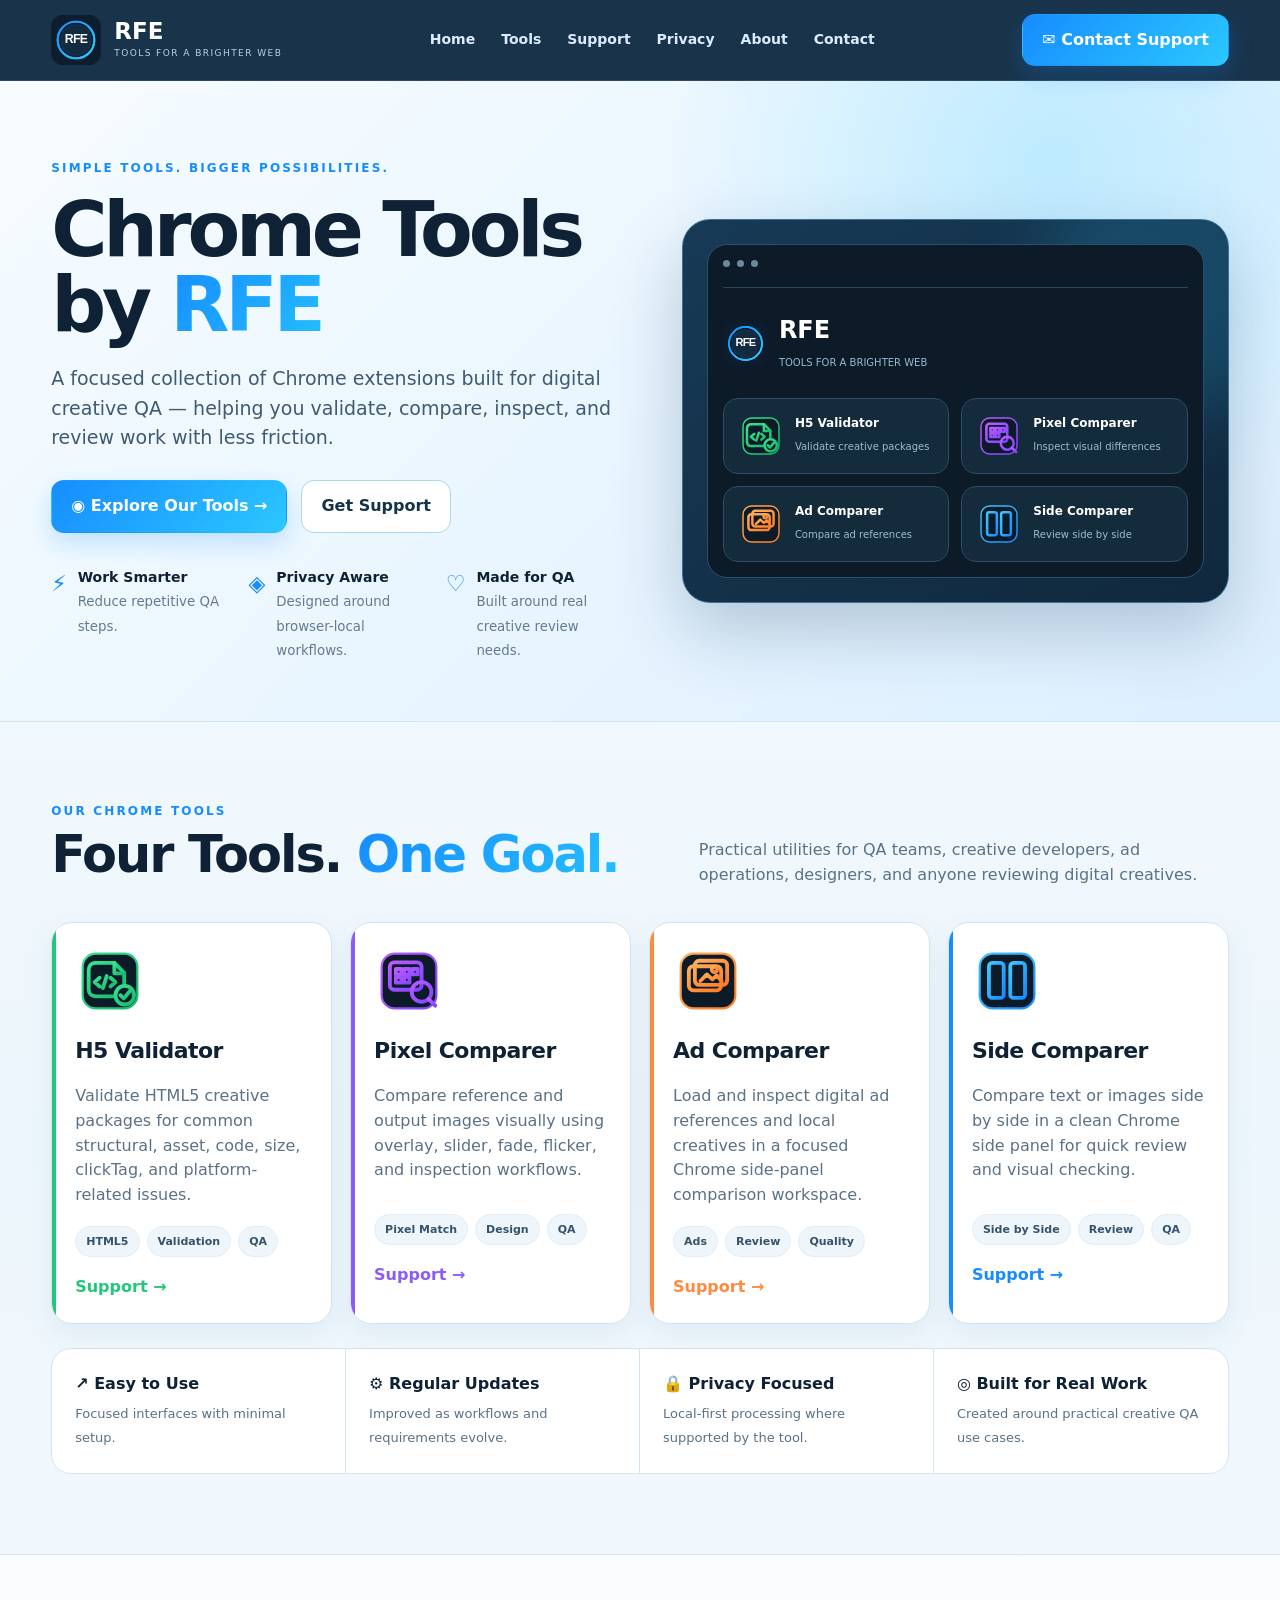
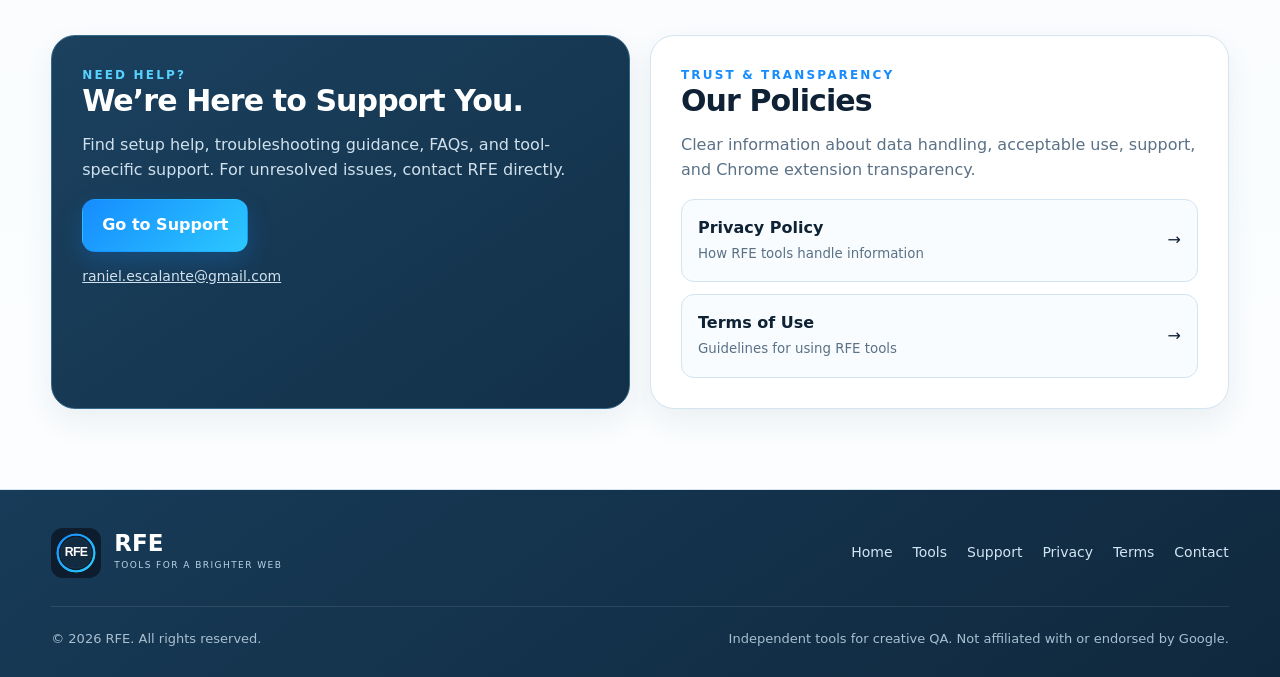
<file: index.html>
<!doctype html>
<html lang="en">
<head>
<meta charset="utf-8">
<meta name="viewport" content="width=device-width,initial-scale=1">
<meta name="description" content="RFE Chrome tools for creative QA: H5 Validator, Pixel Comparer, Ad Comparer, and Side Comparer.">
<meta name="theme-color" content="#102b43">
<title>RFE | Chrome Tools for Creative QA</title>
<link rel="icon" href="rfe-logo.svg" type="image/svg+xml">
<link rel="stylesheet" href="styles.css">
</head>
<body>

<header class="site-header">
  <div class="container nav">
    <a class="brand" href="index.html">
      <img class="brand-logo" src="rfe-logo.svg" alt="RFE logo">
      <span class="brand-copy"><strong>RFE</strong><small>TOOLS FOR A BRIGHTER WEB</small></span>
    </a>
    <nav class="nav-links" aria-label="Main navigation">
      <a href="index.html">Home</a>
      <a href="index.html#tools">Tools</a>
      <a href="support.html">Support</a>
      <a href="privacy.html">Privacy</a>
      <a href="index.html#about">About</a>
      <a href="mailto:raniel.escalante@gmail.com">Contact</a>
    </nav>
    <a class="btn btn-primary" href="mailto:raniel.escalante@gmail.com">✉ Contact Support</a>
    <button class="mobile-toggle" aria-label="Open navigation">☰</button>
  </div>
</header>


<main>
<section class="hero">
  <div class="container hero-grid">
    <div>
      <div class="kicker">Simple tools. Bigger possibilities.</div>
      <h1>Chrome Tools<br>by <span class="gradient-text">RFE</span></h1>
      <p class="hero-copy">A focused collection of Chrome extensions built for digital creative QA — helping you validate, compare, inspect, and review work with less friction.</p>
      <div class="hero-actions">
        <a class="btn btn-primary" href="#tools">◉ Explore Our Tools →</a>
        <a class="btn btn-secondary" href="support.html">Get Support</a>
      </div>
      <div class="trust-row">
        <div class="trust"><span class="trust-icon">⚡</span><div><b>Work Smarter</b><small>Reduce repetitive QA steps.</small></div></div>
        <div class="trust"><span class="trust-icon">◈</span><div><b>Privacy Aware</b><small>Designed around browser-local workflows.</small></div></div>
        <div class="trust"><span class="trust-icon">♡</span><div><b>Made for QA</b><small>Built around real creative review needs.</small></div></div>
      </div>
    </div>
    <div class="browser-card">
      <div class="browser">
        <div class="browser-bar"><span class="dot"></span><span class="dot"></span><span class="dot"></span></div>
        <div class="browser-brand"><img src="rfe-logo.svg" alt=""><div><b>RFE</b><br><small>TOOLS FOR A BRIGHTER WEB</small></div></div>
        <div class="mini-grid">
          <div class="mini-tool"><img src="h5-validator.svg" alt=""><div><b>H5 Validator</b><small>Validate creative packages</small></div></div>
          <div class="mini-tool"><img src="pixel-comparer.svg" alt=""><div><b>Pixel Comparer</b><small>Inspect visual differences</small></div></div>
          <div class="mini-tool"><img src="ad-comparer.svg" alt=""><div><b>Ad Comparer</b><small>Compare ad references</small></div></div>
          <div class="mini-tool"><img src="side-comparer.svg" alt=""><div><b>Side Comparer</b><small>Review side by side</small></div></div>
        </div>
      </div>
    </div>
  </div>
</section>

<section class="section" id="tools">
  <div class="container">
    <div class="section-head">
      <div><div class="kicker">Our Chrome tools</div><h2>Four Tools. <span class="gradient-text">One Goal.</span></h2></div>
      <p>Practical utilities for QA teams, creative developers, ad operations, designers, and anyone reviewing digital creatives.</p>
    </div>
    <div class="tool-grid">
      <article class="tool-card" style="--accent:#21c77a"><img src="h5-validator.svg" alt="H5 Validator icon"><h3>H5 Validator</h3><p>Validate HTML5 creative packages for common structural, asset, code, size, clickTag, and platform-related issues.</p><div class="tags"><span class="tag">HTML5</span><span class="tag">Validation</span><span class="tag">QA</span></div><a class="text-link" href="support.html#h5-validator">Support →</a></article>
      <article class="tool-card" style="--accent:#8b5cf6"><img src="pixel-comparer.svg" alt="Pixel Comparer icon"><h3>Pixel Comparer</h3><p>Compare reference and output images visually using overlay, slider, fade, flicker, and inspection workflows.</p><div class="tags"><span class="tag">Pixel Match</span><span class="tag">Design</span><span class="tag">QA</span></div><a class="text-link" href="support.html#pixel-comparer">Support →</a></article>
      <article class="tool-card" style="--accent:#ff8a3d"><img src="ad-comparer.svg" alt="Ad Comparer icon"><h3>Ad Comparer</h3><p>Load and inspect digital ad references and local creatives in a focused Chrome side-panel comparison workspace.</p><div class="tags"><span class="tag">Ads</span><span class="tag">Review</span><span class="tag">Quality</span></div><a class="text-link" href="support.html#ad-comparer">Support →</a></article>
      <article class="tool-card" style="--accent:#168cff"><img src="side-comparer.svg" alt="Side Comparer icon"><h3>Side Comparer</h3><p>Compare text or images side by side in a clean Chrome side panel for quick review and visual checking.</p><div class="tags"><span class="tag">Side by Side</span><span class="tag">Review</span><span class="tag">QA</span></div><a class="text-link" href="support.html#side-comparer">Support →</a></article>
    </div>
    <div class="features">
      <div class="feature"><b>↗ Easy to Use</b><span>Focused interfaces with minimal setup.</span></div>
      <div class="feature"><b>⚙ Regular Updates</b><span>Improved as workflows and requirements evolve.</span></div>
      <div class="feature"><b>🔒 Privacy Focused</b><span>Local-first processing where supported by the tool.</span></div>
      <div class="feature"><b>◎ Built for Real Work</b><span>Created around practical creative QA use cases.</span></div>
    </div>
  </div>
</section>

<section class="section alt" id="about">
  <div class="container support-grid">
    <div class="panel dark">
      <div class="kicker" style="color:#56d2ff">Need help?</div>
      <h3>We’re Here to Support You.</h3>
      <p>Find setup help, troubleshooting guidance, FAQs, and tool-specific support. For unresolved issues, contact RFE directly.</p>
      <a class="btn btn-primary" href="support.html">Go to Support</a>
      <p style="margin-bottom:0;font-size:14px"><a href="mailto:raniel.escalante@gmail.com">raniel.escalante@gmail.com</a></p>
    </div>
    <div class="panel">
      <div class="kicker">Trust & transparency</div><h3>Our Policies</h3>
      <p class="muted">Clear information about data handling, acceptable use, support, and Chrome extension transparency.</p>
      <a class="policy-link" href="privacy.html"><span><b>Privacy Policy</b><small>How RFE tools handle information</small></span><span>→</span></a>
      <a class="policy-link" href="terms.html"><span><b>Terms of Use</b><small>Guidelines for using RFE tools</small></span><span>→</span></a>
    </div>
  </div>
</section>
</main>


<footer class="site-footer">
  <div class="container">
    <div class="footer-top">
      <a class="brand" href="index.html">
        <img class="brand-logo" src="rfe-logo.svg" alt="RFE logo">
        <span class="brand-copy"><strong>RFE</strong><small>TOOLS FOR A BRIGHTER WEB</small></span>
      </a>
      <div class="footer-links">
        <a href="index.html">Home</a><a href="index.html#tools">Tools</a>
        <a href="support.html">Support</a><a href="privacy.html">Privacy</a>
        <a href="terms.html">Terms</a><a href="mailto:raniel.escalante@gmail.com">Contact</a>
      </div>
    </div>
    <div class="footer-bottom">
      <span>© <span data-year></span> RFE. All rights reserved.</span>
      <span>Independent tools for creative QA. Not affiliated with or endorsed by Google.</span>
    </div>
  </div>
</footer>
<script src="script.js"></script>

</body>
</html>
</file>
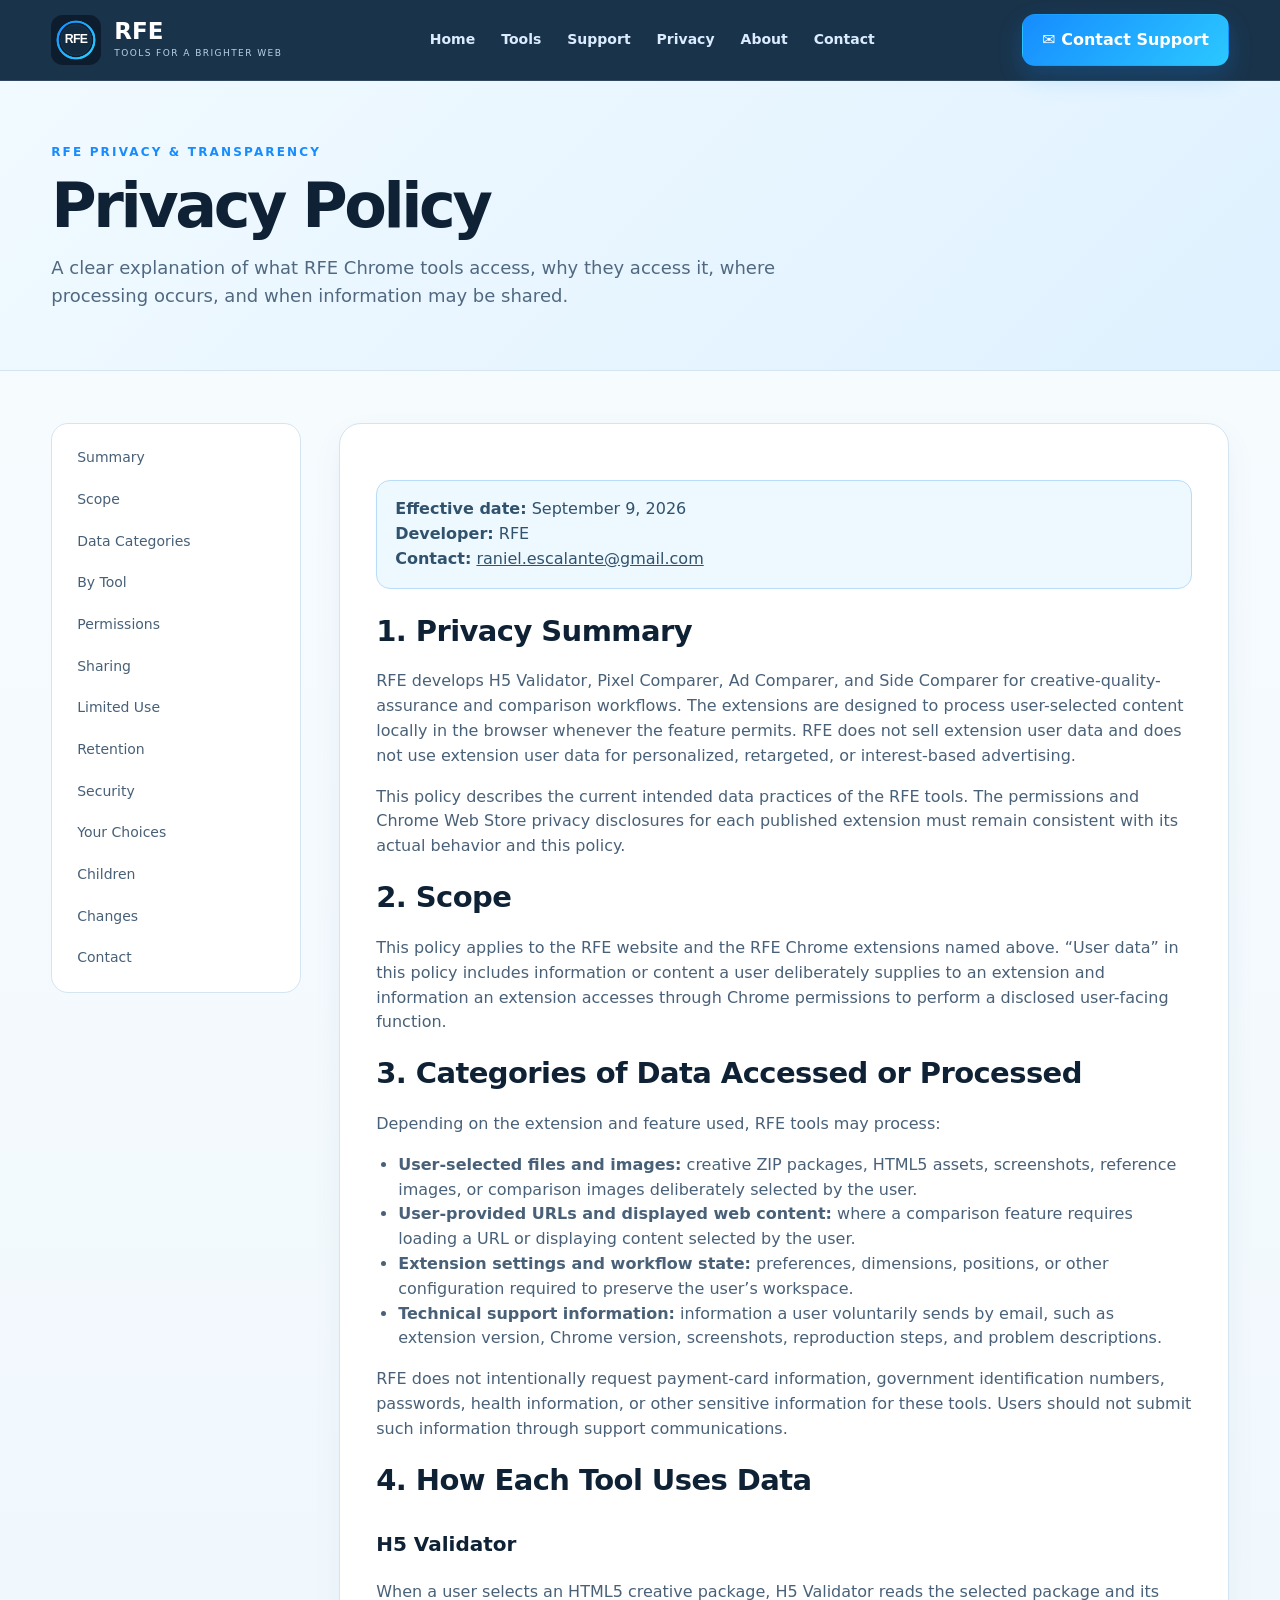
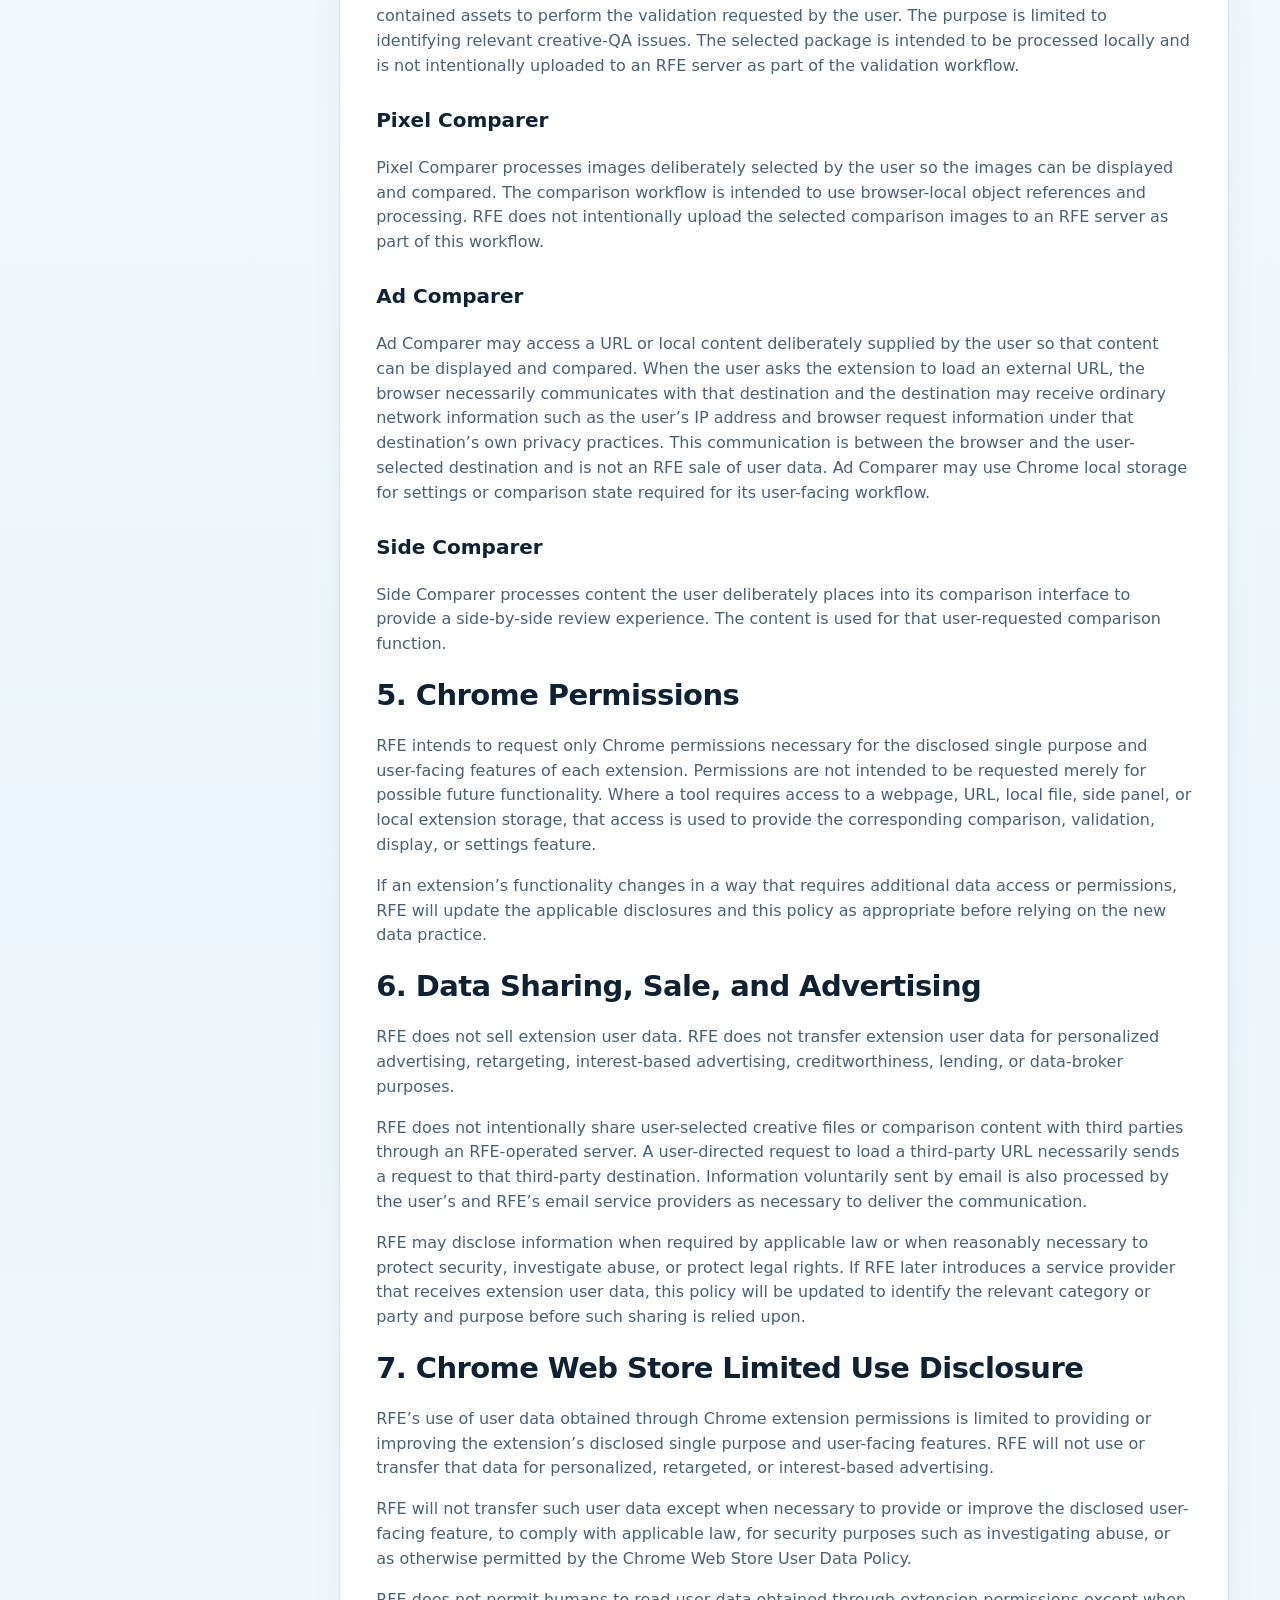
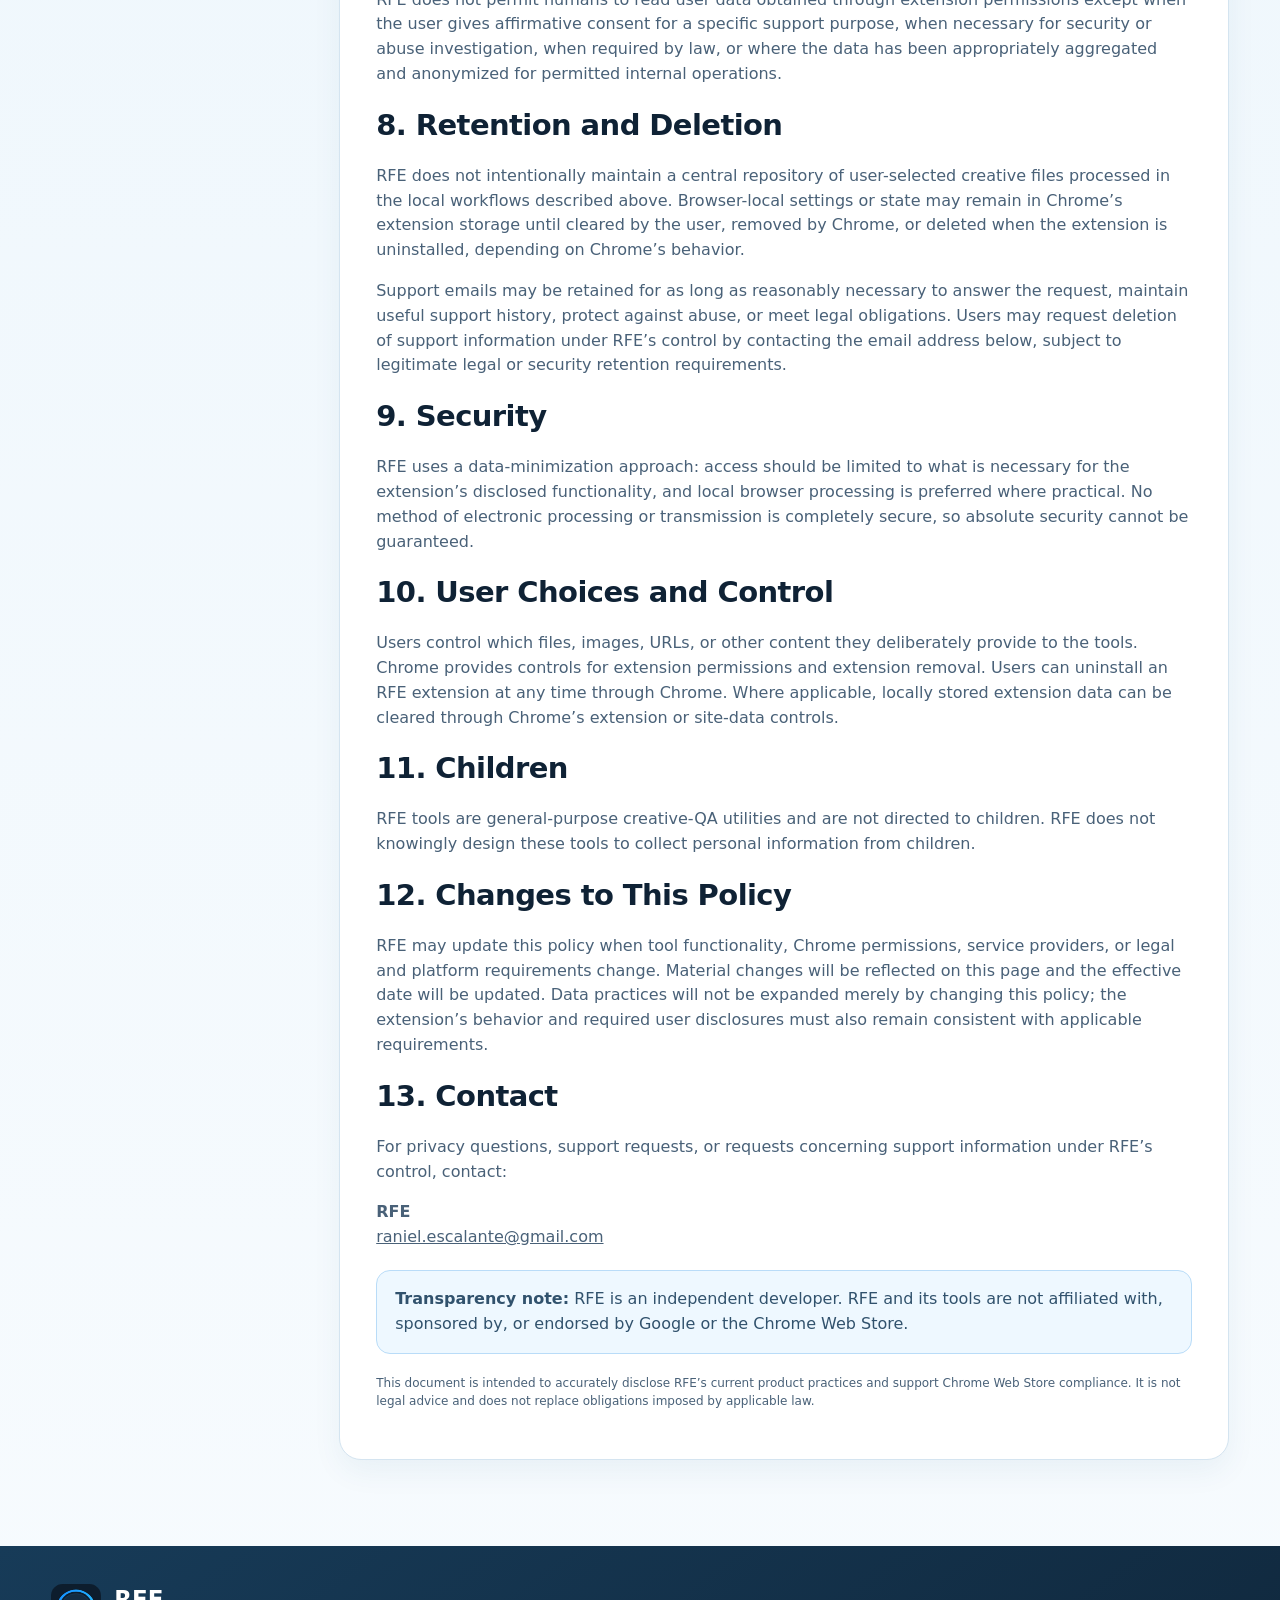
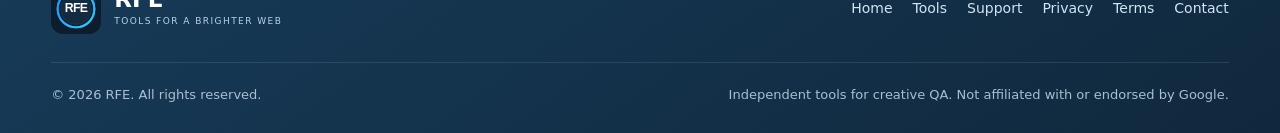
<file: privacy.html>
<!doctype html>
<html lang="en">
<head>
<meta charset="utf-8">
<meta name="viewport" content="width=device-width,initial-scale=1">
<meta name="description" content="Privacy policy for RFE Chrome tools.">
<meta name="theme-color" content="#102b43">
<title>Privacy Policy | RFE Chrome Tools</title>
<link rel="icon" href="rfe-logo.svg" type="image/svg+xml">
<link rel="stylesheet" href="styles.css">
</head>
<body>

<header class="site-header">
  <div class="container nav">
    <a class="brand" href="index.html">
      <img class="brand-logo" src="rfe-logo.svg" alt="RFE logo">
      <span class="brand-copy"><strong>RFE</strong><small>TOOLS FOR A BRIGHTER WEB</small></span>
    </a>
    <nav class="nav-links" aria-label="Main navigation">
      <a href="index.html">Home</a>
      <a href="index.html#tools">Tools</a>
      <a href="support.html">Support</a>
      <a href="privacy.html">Privacy</a>
      <a href="index.html#about">About</a>
      <a href="mailto:raniel.escalante@gmail.com">Contact</a>
    </nav>
    <a class="btn btn-primary" href="mailto:raniel.escalante@gmail.com">✉ Contact Support</a>
    <button class="mobile-toggle" aria-label="Open navigation">☰</button>
  </div>
</header>


<main>
<section class="page-hero"><div class="container"><div class="kicker">RFE Privacy & Transparency</div><h1>Privacy Policy</h1><p>A clear explanation of what RFE Chrome tools access, why they access it, where processing occurs, and when information may be shared.</p></div></section>
<div class="container content-wrap">
<aside class="side-nav">
<a href="#summary">Summary</a><a href="#scope">Scope</a><a href="#categories">Data Categories</a>
<a href="#tools">By Tool</a><a href="#permissions">Permissions</a><a href="#sharing">Sharing</a>
<a href="#limited-use">Limited Use</a><a href="#retention">Retention</a><a href="#security">Security</a>
<a href="#choices">Your Choices</a><a href="#children">Children</a><a href="#changes">Changes</a><a href="#contact">Contact</a>
</aside>
<article class="prose">
<div class="notice"><strong>Effective date:</strong> September 9, 2026<br><strong>Developer:</strong> RFE<br><strong>Contact:</strong> <a href="mailto:raniel.escalante@gmail.com">raniel.escalante@gmail.com</a></div>

<section id="summary"><h2>1. Privacy Summary</h2>
<p>RFE develops H5 Validator, Pixel Comparer, Ad Comparer, and Side Comparer for creative-quality-assurance and comparison workflows. The extensions are designed to process user-selected content locally in the browser whenever the feature permits. RFE does not sell extension user data and does not use extension user data for personalized, retargeted, or interest-based advertising.</p>
<p>This policy describes the current intended data practices of the RFE tools. The permissions and Chrome Web Store privacy disclosures for each published extension must remain consistent with its actual behavior and this policy.</p></section>

<section id="scope"><h2>2. Scope</h2>
<p>This policy applies to the RFE website and the RFE Chrome extensions named above. “User data” in this policy includes information or content a user deliberately supplies to an extension and information an extension accesses through Chrome permissions to perform a disclosed user-facing function.</p></section>

<section id="categories"><h2>3. Categories of Data Accessed or Processed</h2>
<p>Depending on the extension and feature used, RFE tools may process:</p>
<ul>
<li><strong>User-selected files and images:</strong> creative ZIP packages, HTML5 assets, screenshots, reference images, or comparison images deliberately selected by the user.</li>
<li><strong>User-provided URLs and displayed web content:</strong> where a comparison feature requires loading a URL or displaying content selected by the user.</li>
<li><strong>Extension settings and workflow state:</strong> preferences, dimensions, positions, or other configuration required to preserve the user’s workspace.</li>
<li><strong>Technical support information:</strong> information a user voluntarily sends by email, such as extension version, Chrome version, screenshots, reproduction steps, and problem descriptions.</li>
</ul>
<p>RFE does not intentionally request payment-card information, government identification numbers, passwords, health information, or other sensitive information for these tools. Users should not submit such information through support communications.</p></section>

<section id="tools"><h2>4. How Each Tool Uses Data</h2>
<h3>H5 Validator</h3><p>When a user selects an HTML5 creative package, H5 Validator reads the selected package and its contained assets to perform the validation requested by the user. The purpose is limited to identifying relevant creative-QA issues. The selected package is intended to be processed locally and is not intentionally uploaded to an RFE server as part of the validation workflow.</p>
<h3>Pixel Comparer</h3><p>Pixel Comparer processes images deliberately selected by the user so the images can be displayed and compared. The comparison workflow is intended to use browser-local object references and processing. RFE does not intentionally upload the selected comparison images to an RFE server as part of this workflow.</p>
<h3>Ad Comparer</h3><p>Ad Comparer may access a URL or local content deliberately supplied by the user so that content can be displayed and compared. When the user asks the extension to load an external URL, the browser necessarily communicates with that destination and the destination may receive ordinary network information such as the user’s IP address and browser request information under that destination’s own privacy practices. This communication is between the browser and the user-selected destination and is not an RFE sale of user data. Ad Comparer may use Chrome local storage for settings or comparison state required for its user-facing workflow.</p>
<h3>Side Comparer</h3><p>Side Comparer processes content the user deliberately places into its comparison interface to provide a side-by-side review experience. The content is used for that user-requested comparison function.</p></section>

<section id="permissions"><h2>5. Chrome Permissions</h2>
<p>RFE intends to request only Chrome permissions necessary for the disclosed single purpose and user-facing features of each extension. Permissions are not intended to be requested merely for possible future functionality. Where a tool requires access to a webpage, URL, local file, side panel, or local extension storage, that access is used to provide the corresponding comparison, validation, display, or settings feature.</p>
<p>If an extension’s functionality changes in a way that requires additional data access or permissions, RFE will update the applicable disclosures and this policy as appropriate before relying on the new data practice.</p></section>

<section id="sharing"><h2>6. Data Sharing, Sale, and Advertising</h2>
<p>RFE does not sell extension user data. RFE does not transfer extension user data for personalized advertising, retargeting, interest-based advertising, creditworthiness, lending, or data-broker purposes.</p>
<p>RFE does not intentionally share user-selected creative files or comparison content with third parties through an RFE-operated server. A user-directed request to load a third-party URL necessarily sends a request to that third-party destination. Information voluntarily sent by email is also processed by the user’s and RFE’s email service providers as necessary to deliver the communication.</p>
<p>RFE may disclose information when required by applicable law or when reasonably necessary to protect security, investigate abuse, or protect legal rights. If RFE later introduces a service provider that receives extension user data, this policy will be updated to identify the relevant category or party and purpose before such sharing is relied upon.</p></section>

<section id="limited-use"><h2>7. Chrome Web Store Limited Use Disclosure</h2>
<p>RFE’s use of user data obtained through Chrome extension permissions is limited to providing or improving the extension’s disclosed single purpose and user-facing features. RFE will not use or transfer that data for personalized, retargeted, or interest-based advertising.</p>
<p>RFE will not transfer such user data except when necessary to provide or improve the disclosed user-facing feature, to comply with applicable law, for security purposes such as investigating abuse, or as otherwise permitted by the Chrome Web Store User Data Policy.</p>
<p>RFE does not permit humans to read user data obtained through extension permissions except when the user gives affirmative consent for a specific support purpose, when necessary for security or abuse investigation, when required by law, or where the data has been appropriately aggregated and anonymized for permitted internal operations.</p></section>

<section id="retention"><h2>8. Retention and Deletion</h2>
<p>RFE does not intentionally maintain a central repository of user-selected creative files processed in the local workflows described above. Browser-local settings or state may remain in Chrome’s extension storage until cleared by the user, removed by Chrome, or deleted when the extension is uninstalled, depending on Chrome’s behavior.</p>
<p>Support emails may be retained for as long as reasonably necessary to answer the request, maintain useful support history, protect against abuse, or meet legal obligations. Users may request deletion of support information under RFE’s control by contacting the email address below, subject to legitimate legal or security retention requirements.</p></section>

<section id="security"><h2>9. Security</h2>
<p>RFE uses a data-minimization approach: access should be limited to what is necessary for the extension’s disclosed functionality, and local browser processing is preferred where practical. No method of electronic processing or transmission is completely secure, so absolute security cannot be guaranteed.</p></section>

<section id="choices"><h2>10. User Choices and Control</h2>
<p>Users control which files, images, URLs, or other content they deliberately provide to the tools. Chrome provides controls for extension permissions and extension removal. Users can uninstall an RFE extension at any time through Chrome. Where applicable, locally stored extension data can be cleared through Chrome’s extension or site-data controls.</p></section>

<section id="children"><h2>11. Children</h2>
<p>RFE tools are general-purpose creative-QA utilities and are not directed to children. RFE does not knowingly design these tools to collect personal information from children.</p></section>

<section id="changes"><h2>12. Changes to This Policy</h2>
<p>RFE may update this policy when tool functionality, Chrome permissions, service providers, or legal and platform requirements change. Material changes will be reflected on this page and the effective date will be updated. Data practices will not be expanded merely by changing this policy; the extension’s behavior and required user disclosures must also remain consistent with applicable requirements.</p></section>

<section id="contact"><h2>13. Contact</h2>
<p>For privacy questions, support requests, or requests concerning support information under RFE’s control, contact:</p>
<p><strong>RFE</strong><br><a href="mailto:raniel.escalante@gmail.com">raniel.escalante@gmail.com</a></p></section>

<div class="notice"><strong>Transparency note:</strong> RFE is an independent developer. RFE and its tools are not affiliated with, sponsored by, or endorsed by Google or the Chrome Web Store.</div>
<p class="disclaimer">This document is intended to accurately disclose RFE’s current product practices and support Chrome Web Store compliance. It is not legal advice and does not replace obligations imposed by applicable law.</p>
</article></div></main>


<footer class="site-footer">
  <div class="container">
    <div class="footer-top">
      <a class="brand" href="index.html">
        <img class="brand-logo" src="rfe-logo.svg" alt="RFE logo">
        <span class="brand-copy"><strong>RFE</strong><small>TOOLS FOR A BRIGHTER WEB</small></span>
      </a>
      <div class="footer-links">
        <a href="index.html">Home</a><a href="index.html#tools">Tools</a>
        <a href="support.html">Support</a><a href="privacy.html">Privacy</a>
        <a href="terms.html">Terms</a><a href="mailto:raniel.escalante@gmail.com">Contact</a>
      </div>
    </div>
    <div class="footer-bottom">
      <span>© <span data-year></span> RFE. All rights reserved.</span>
      <span>Independent tools for creative QA. Not affiliated with or endorsed by Google.</span>
    </div>
  </div>
</footer>
<script src="script.js"></script>

</body>
</html>
</file>
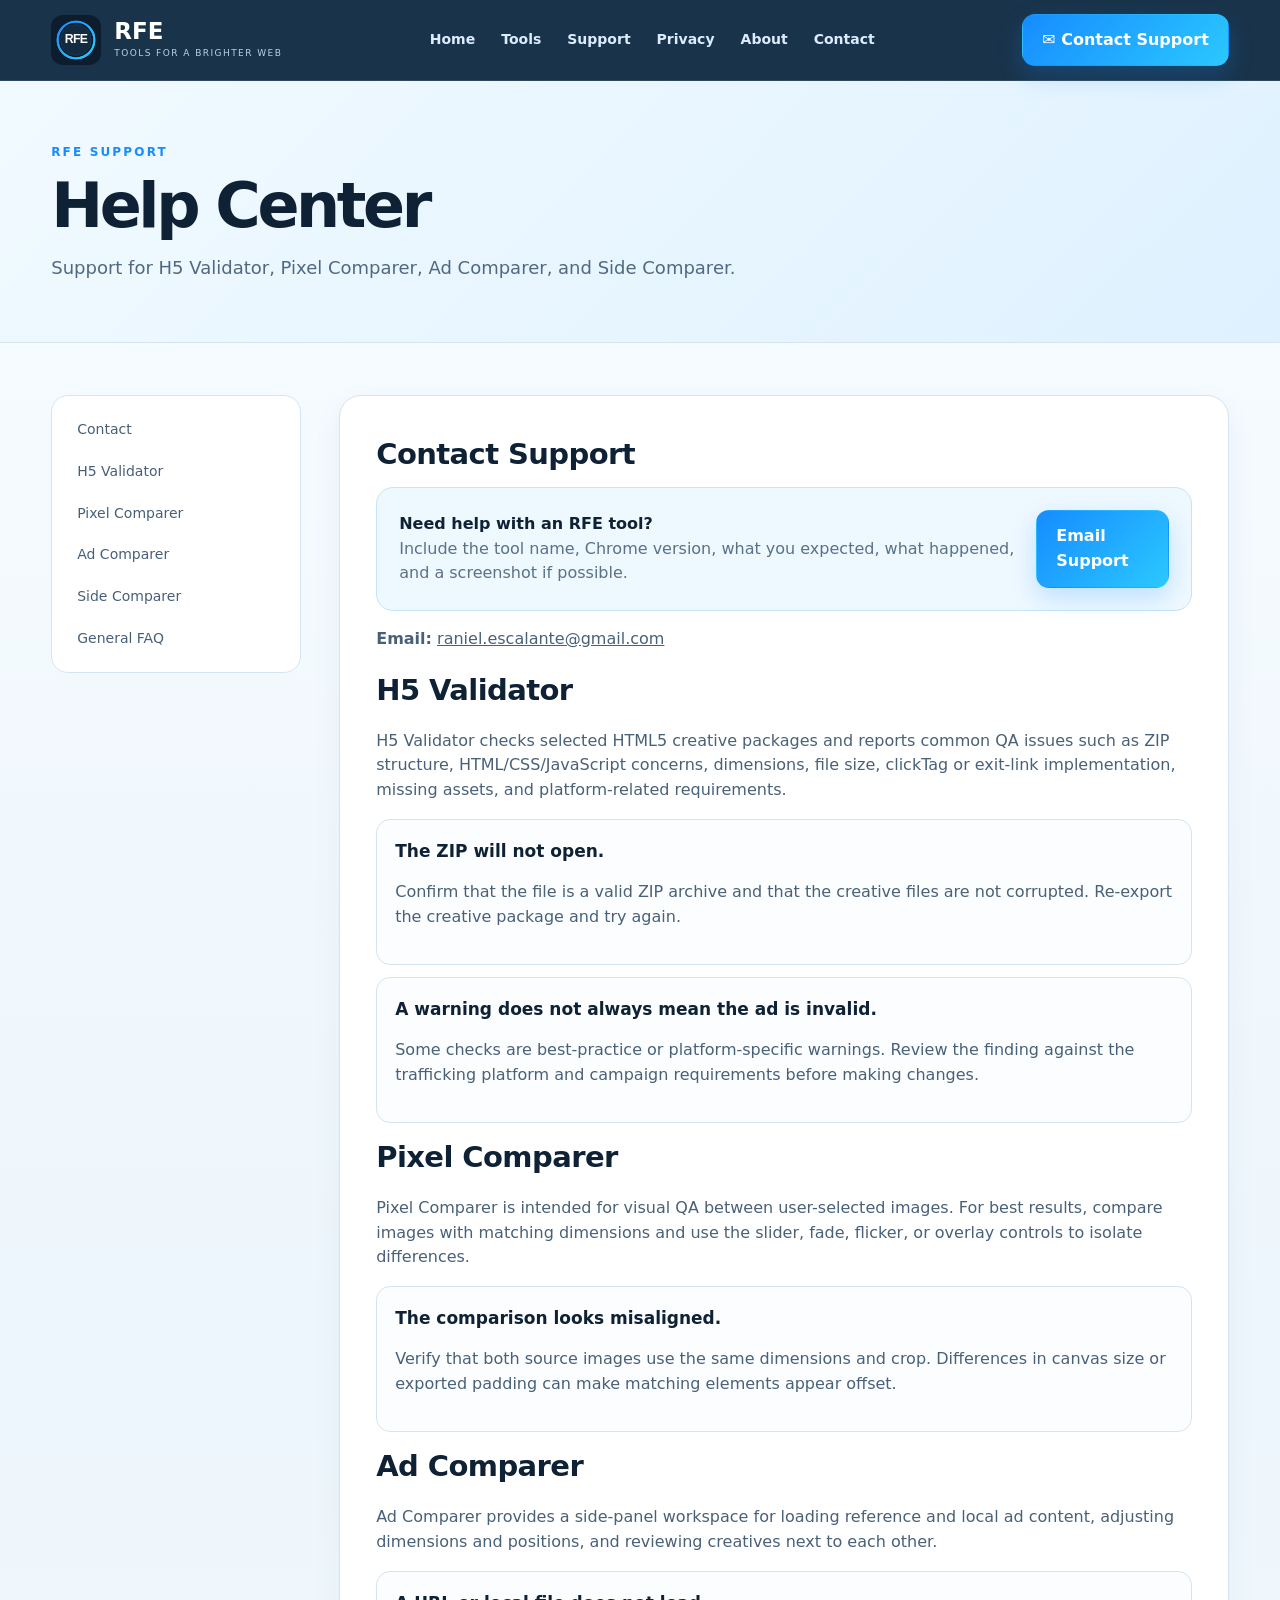
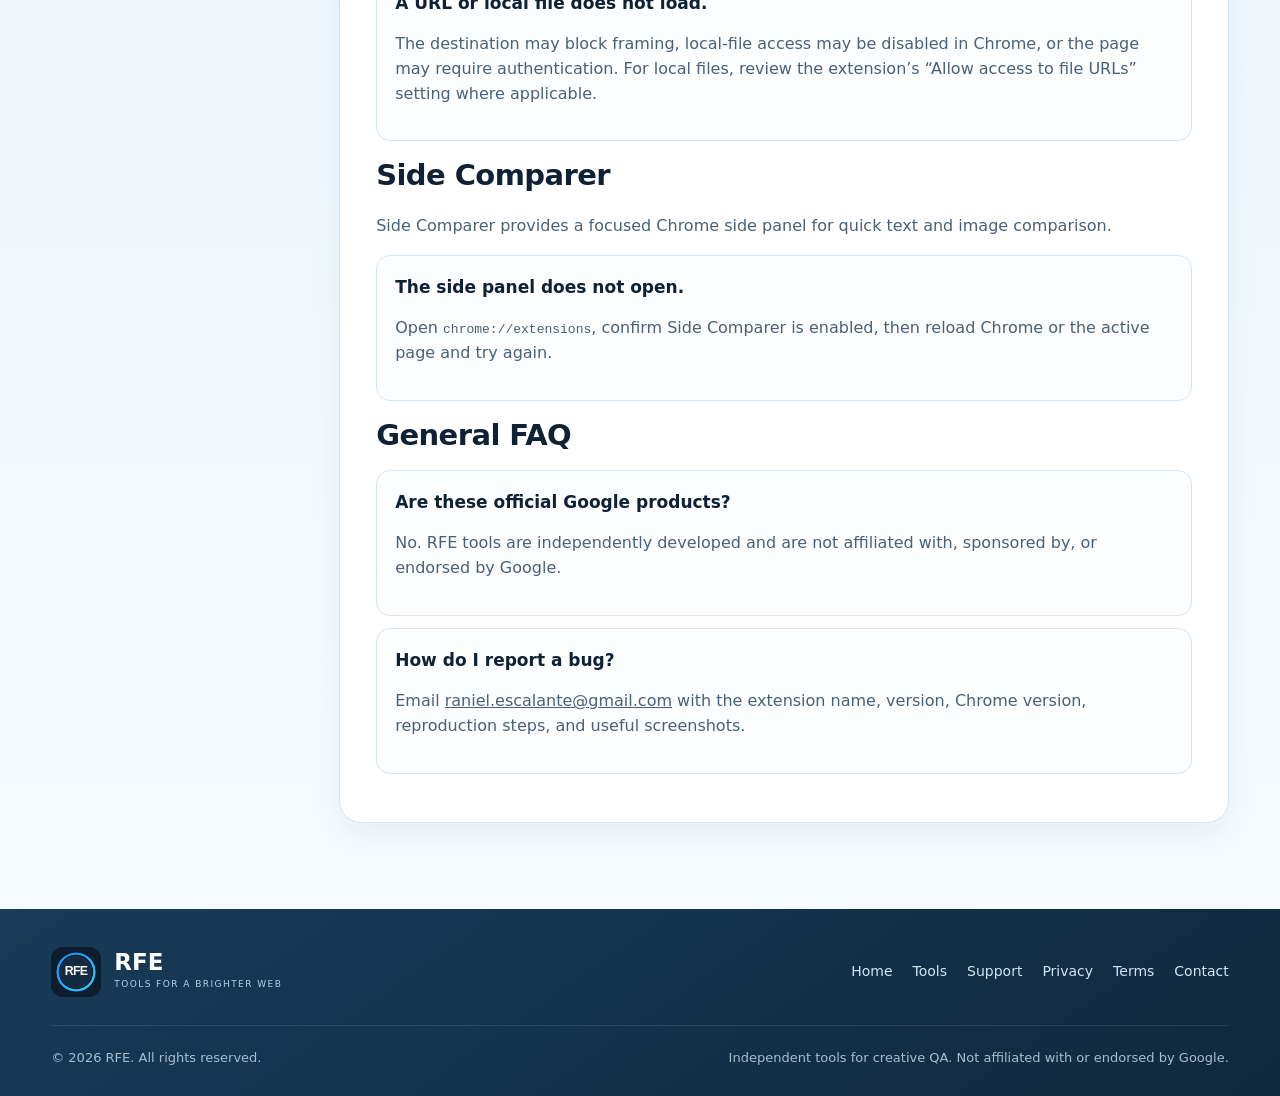
<file: support.html>
<!doctype html>
<html lang="en">
<head>
<meta charset="utf-8">
<meta name="viewport" content="width=device-width,initial-scale=1">
<meta name="description" content="Official support for RFE Chrome tools.">
<meta name="theme-color" content="#102b43">
<title>Support | RFE Chrome Tools</title>
<link rel="icon" href="rfe-logo.svg" type="image/svg+xml">
<link rel="stylesheet" href="styles.css">
</head>
<body>

<header class="site-header">
  <div class="container nav">
    <a class="brand" href="index.html">
      <img class="brand-logo" src="rfe-logo.svg" alt="RFE logo">
      <span class="brand-copy"><strong>RFE</strong><small>TOOLS FOR A BRIGHTER WEB</small></span>
    </a>
    <nav class="nav-links" aria-label="Main navigation">
      <a href="index.html">Home</a>
      <a href="index.html#tools">Tools</a>
      <a href="support.html">Support</a>
      <a href="privacy.html">Privacy</a>
      <a href="index.html#about">About</a>
      <a href="mailto:raniel.escalante@gmail.com">Contact</a>
    </nav>
    <a class="btn btn-primary" href="mailto:raniel.escalante@gmail.com">✉ Contact Support</a>
    <button class="mobile-toggle" aria-label="Open navigation">☰</button>
  </div>
</header>


<main>
<section class="page-hero"><div class="container"><div class="kicker">RFE Support</div><h1>Help Center</h1><p>Support for H5 Validator, Pixel Comparer, Ad Comparer, and Side Comparer.</p></div></section>
<div class="container content-wrap">
  <aside class="side-nav"><a href="#contact">Contact</a><a href="#h5-validator">H5 Validator</a><a href="#pixel-comparer">Pixel Comparer</a><a href="#ad-comparer">Ad Comparer</a><a href="#side-comparer">Side Comparer</a><a href="#general">General FAQ</a></aside>
  <article class="prose">
    <section id="contact"><h2>Contact Support</h2><div class="email-card"><div><b>Need help with an RFE tool?</b><div class="muted">Include the tool name, Chrome version, what you expected, what happened, and a screenshot if possible.</div></div><a class="btn btn-primary" href="mailto:raniel.escalante@gmail.com?subject=RFE%20Tool%20Support">Email Support</a></div><p><strong>Email:</strong> <a href="mailto:raniel.escalante@gmail.com">raniel.escalante@gmail.com</a></p></section>
    <section id="h5-validator"><h2>H5 Validator</h2><p>H5 Validator checks selected HTML5 creative packages and reports common QA issues such as ZIP structure, HTML/CSS/JavaScript concerns, dimensions, file size, clickTag or exit-link implementation, missing assets, and platform-related requirements.</p><div class="faq-item"><h3>The ZIP will not open.</h3><p>Confirm that the file is a valid ZIP archive and that the creative files are not corrupted. Re-export the creative package and try again.</p></div><div class="faq-item"><h3>A warning does not always mean the ad is invalid.</h3><p>Some checks are best-practice or platform-specific warnings. Review the finding against the trafficking platform and campaign requirements before making changes.</p></div></section>
    <section id="pixel-comparer"><h2>Pixel Comparer</h2><p>Pixel Comparer is intended for visual QA between user-selected images. For best results, compare images with matching dimensions and use the slider, fade, flicker, or overlay controls to isolate differences.</p><div class="faq-item"><h3>The comparison looks misaligned.</h3><p>Verify that both source images use the same dimensions and crop. Differences in canvas size or exported padding can make matching elements appear offset.</p></div></section>
    <section id="ad-comparer"><h2>Ad Comparer</h2><p>Ad Comparer provides a side-panel workspace for loading reference and local ad content, adjusting dimensions and positions, and reviewing creatives next to each other.</p><div class="faq-item"><h3>A URL or local file does not load.</h3><p>The destination may block framing, local-file access may be disabled in Chrome, or the page may require authentication. For local files, review the extension’s “Allow access to file URLs” setting where applicable.</p></div></section>
    <section id="side-comparer"><h2>Side Comparer</h2><p>Side Comparer provides a focused Chrome side panel for quick text and image comparison.</p><div class="faq-item"><h3>The side panel does not open.</h3><p>Open <code>chrome://extensions</code>, confirm Side Comparer is enabled, then reload Chrome or the active page and try again.</p></div></section>
    <section id="general"><h2>General FAQ</h2><div class="faq-item"><h3>Are these official Google products?</h3><p>No. RFE tools are independently developed and are not affiliated with, sponsored by, or endorsed by Google.</p></div><div class="faq-item"><h3>How do I report a bug?</h3><p>Email <a href="mailto:raniel.escalante@gmail.com">raniel.escalante@gmail.com</a> with the extension name, version, Chrome version, reproduction steps, and useful screenshots.</p></div></section>
  </article>
</div>
</main>


<footer class="site-footer">
  <div class="container">
    <div class="footer-top">
      <a class="brand" href="index.html">
        <img class="brand-logo" src="rfe-logo.svg" alt="RFE logo">
        <span class="brand-copy"><strong>RFE</strong><small>TOOLS FOR A BRIGHTER WEB</small></span>
      </a>
      <div class="footer-links">
        <a href="index.html">Home</a><a href="index.html#tools">Tools</a>
        <a href="support.html">Support</a><a href="privacy.html">Privacy</a>
        <a href="terms.html">Terms</a><a href="mailto:raniel.escalante@gmail.com">Contact</a>
      </div>
    </div>
    <div class="footer-bottom">
      <span>© <span data-year></span> RFE. All rights reserved.</span>
      <span>Independent tools for creative QA. Not affiliated with or endorsed by Google.</span>
    </div>
  </div>
</footer>
<script src="script.js"></script>

</body>
</html>
</file>
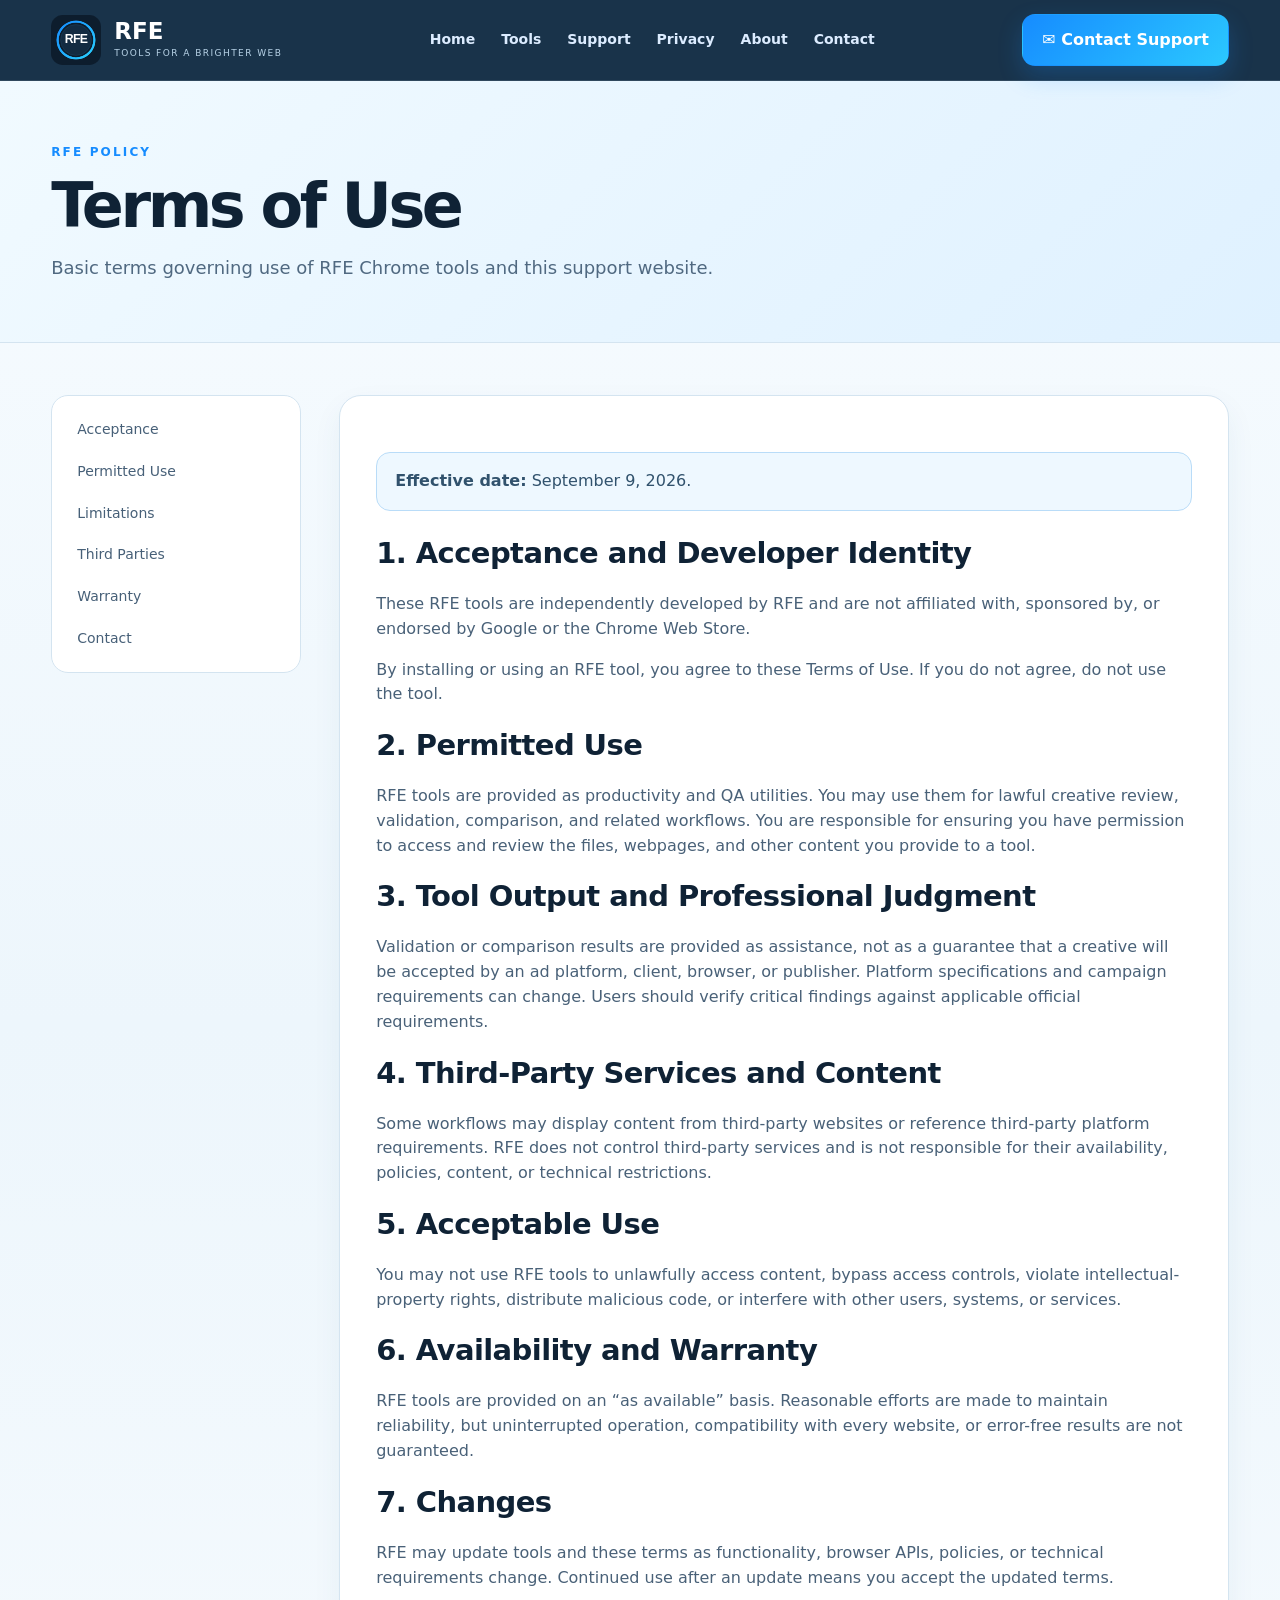
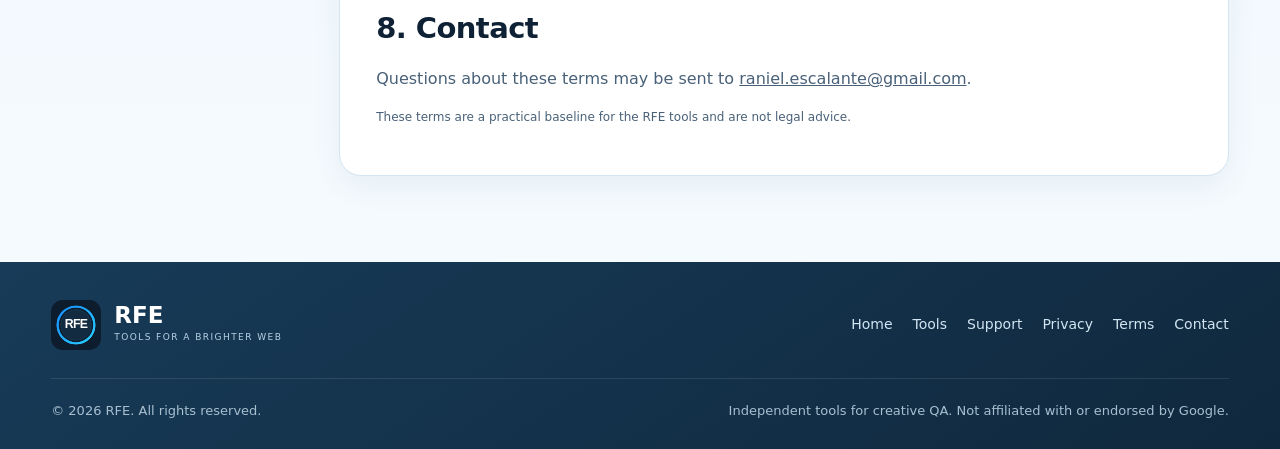
<file: terms.html>
<!doctype html>
<html lang="en">
<head>
<meta charset="utf-8">
<meta name="viewport" content="width=device-width,initial-scale=1">
<meta name="description" content="Terms of use for RFE Chrome tools.">
<meta name="theme-color" content="#102b43">
<title>Terms of Use | RFE Chrome Tools</title>
<link rel="icon" href="rfe-logo.svg" type="image/svg+xml">
<link rel="stylesheet" href="styles.css">
</head>
<body>

<header class="site-header">
  <div class="container nav">
    <a class="brand" href="index.html">
      <img class="brand-logo" src="rfe-logo.svg" alt="RFE logo">
      <span class="brand-copy"><strong>RFE</strong><small>TOOLS FOR A BRIGHTER WEB</small></span>
    </a>
    <nav class="nav-links" aria-label="Main navigation">
      <a href="index.html">Home</a>
      <a href="index.html#tools">Tools</a>
      <a href="support.html">Support</a>
      <a href="privacy.html">Privacy</a>
      <a href="index.html#about">About</a>
      <a href="mailto:raniel.escalante@gmail.com">Contact</a>
    </nav>
    <a class="btn btn-primary" href="mailto:raniel.escalante@gmail.com">✉ Contact Support</a>
    <button class="mobile-toggle" aria-label="Open navigation">☰</button>
  </div>
</header>


<main>
<section class="page-hero"><div class="container"><div class="kicker">RFE Policy</div><h1>Terms of Use</h1><p>Basic terms governing use of RFE Chrome tools and this support website.</p></div></section>
<div class="container content-wrap">
<aside class="side-nav"><a href="#acceptance">Acceptance</a><a href="#use">Permitted Use</a><a href="#limitations">Limitations</a><a href="#third-party">Third Parties</a><a href="#warranty">Warranty</a><a href="#contact">Contact</a></aside>
<article class="prose">
<div class="notice"><strong>Effective date:</strong> September 9, 2026.</div>
<section id="acceptance"><h2>1. Acceptance and Developer Identity</h2><p>These RFE tools are independently developed by RFE and are not affiliated with, sponsored by, or endorsed by Google or the Chrome Web Store.</p><p>By installing or using an RFE tool, you agree to these Terms of Use. If you do not agree, do not use the tool.</p></section>
<section id="use"><h2>2. Permitted Use</h2><p>RFE tools are provided as productivity and QA utilities. You may use them for lawful creative review, validation, comparison, and related workflows. You are responsible for ensuring you have permission to access and review the files, webpages, and other content you provide to a tool.</p></section>
<section id="limitations"><h2>3. Tool Output and Professional Judgment</h2><p>Validation or comparison results are provided as assistance, not as a guarantee that a creative will be accepted by an ad platform, client, browser, or publisher. Platform specifications and campaign requirements can change. Users should verify critical findings against applicable official requirements.</p></section>
<section id="third-party"><h2>4. Third-Party Services and Content</h2><p>Some workflows may display content from third-party websites or reference third-party platform requirements. RFE does not control third-party services and is not responsible for their availability, policies, content, or technical restrictions.</p></section>
<section><h2>5. Acceptable Use</h2><p>You may not use RFE tools to unlawfully access content, bypass access controls, violate intellectual-property rights, distribute malicious code, or interfere with other users, systems, or services.</p></section>
<section id="warranty"><h2>6. Availability and Warranty</h2><p>RFE tools are provided on an “as available” basis. Reasonable efforts are made to maintain reliability, but uninterrupted operation, compatibility with every website, or error-free results are not guaranteed.</p></section>
<section><h2>7. Changes</h2><p>RFE may update tools and these terms as functionality, browser APIs, policies, or technical requirements change. Continued use after an update means you accept the updated terms.</p></section>
<section id="contact"><h2>8. Contact</h2><p>Questions about these terms may be sent to <a href="mailto:raniel.escalante@gmail.com">raniel.escalante@gmail.com</a>.</p></section>
<p class="disclaimer">These terms are a practical baseline for the RFE tools and are not legal advice.</p>
</article></div></main>


<footer class="site-footer">
  <div class="container">
    <div class="footer-top">
      <a class="brand" href="index.html">
        <img class="brand-logo" src="rfe-logo.svg" alt="RFE logo">
        <span class="brand-copy"><strong>RFE</strong><small>TOOLS FOR A BRIGHTER WEB</small></span>
      </a>
      <div class="footer-links">
        <a href="index.html">Home</a><a href="index.html#tools">Tools</a>
        <a href="support.html">Support</a><a href="privacy.html">Privacy</a>
        <a href="terms.html">Terms</a><a href="mailto:raniel.escalante@gmail.com">Contact</a>
      </div>
    </div>
    <div class="footer-bottom">
      <span>© <span data-year></span> RFE. All rights reserved.</span>
      <span>Independent tools for creative QA. Not affiliated with or endorsed by Google.</span>
    </div>
  </div>
</footer>
<script src="script.js"></script>

</body>
</html>
</file>
<file: styles.css>
:root{
  --bg:#f4f9fd;
  --bg2:#e9f4fb;
  --nav:#102b43;
  --nav2:#173b58;
  --ink:#0f2235;
  --muted:#5a7186;
  --line:#d4e4f0;
  --blue:#168cff;
  --cyan:#2bc8ff;
  --white:#fff;
  --shadow:0 18px 50px rgba(23,78,120,.13);
  --radius:24px;
}
*{box-sizing:border-box}
html{scroll-behavior:smooth}
body{
  margin:0;
  font-family:Inter,ui-sans-serif,system-ui,-apple-system,BlinkMacSystemFont,"Segoe UI",sans-serif;
  color:var(--ink);
  background:linear-gradient(180deg,#f8fcff 0%,#edf6fc 50%,#f7fbfe 100%);
  line-height:1.55;
}
img{max-width:100%;display:block}
a{color:inherit}
.container{width:min(1180px,92vw);margin:auto}
.site-header{
  position:sticky;top:0;z-index:50;
  background:rgba(16,43,67,.96);
  backdrop-filter:blur(16px);
  border-bottom:1px solid rgba(255,255,255,.10);
}
.nav{height:80px;display:flex;align-items:center;justify-content:space-between;gap:24px}
.brand{display:flex;align-items:center;gap:13px;text-decoration:none;color:#fff}
.brand-logo{width:50px;height:50px}
.brand-copy strong{display:block;font-size:23px;line-height:1}
.brand-copy small{display:block;margin-top:4px;font-size:9px;letter-spacing:.16em;color:#b8d3e7}
.nav-links{display:flex;gap:26px;align-items:center}
.nav-links a{text-decoration:none;color:#dcecff;font-size:14px;font-weight:700}
.nav-links a:hover{color:var(--cyan)}
.btn{
  display:inline-flex;align-items:center;justify-content:center;gap:9px;
  border-radius:13px;padding:13px 19px;text-decoration:none;font-weight:800;
  transition:.2s ease;border:1px solid transparent;
}
.btn-primary{
  color:#fff;background:linear-gradient(135deg,var(--blue),var(--cyan));
  box-shadow:0 10px 25px rgba(22,140,255,.22)
}
.btn-primary:hover{transform:translateY(-2px);box-shadow:0 14px 34px rgba(22,140,255,.30)}
.btn-secondary{background:#fff;border-color:#a9d6f4;color:#14324a}
.btn-secondary:hover{border-color:var(--blue);color:var(--blue)}
.mobile-toggle{display:none;background:none;border:0;color:#fff;font-size:27px}

.hero{
  background:
    radial-gradient(circle at 82% 12%,rgba(43,200,255,.22),transparent 32%),
    linear-gradient(135deg,#f7fcff 0%,#e8f5ff 55%,#dcefff 100%);
  border-bottom:1px solid var(--line);
  padding:78px 0 58px;
}
.hero-grid{display:grid;grid-template-columns:1fr .95fr;gap:55px;align-items:center}
.kicker{font-size:12px;text-transform:uppercase;letter-spacing:.18em;font-weight:900;color:var(--blue)}
h1{font-size:clamp(48px,6vw,78px);line-height:.98;letter-spacing:-.055em;margin:14px 0 22px}
.gradient-text{background:linear-gradient(135deg,var(--blue),#24bfff);-webkit-background-clip:text;background-clip:text;color:transparent}
.hero-copy{font-size:19px;color:#405a72;max-width:630px}
.hero-actions{display:flex;gap:14px;flex-wrap:wrap;margin-top:28px}
.trust-row{display:grid;grid-template-columns:repeat(3,1fr);gap:16px;margin-top:34px}
.trust{display:flex;gap:11px}
.trust-icon{font-size:22px;color:var(--blue)}
.trust b{display:block;font-size:14px}
.trust small{color:#657a8e}

.browser-card{
  background:linear-gradient(145deg,#173a56,#10283d);
  border:1px solid #3b7196;border-radius:28px;padding:24px;
  box-shadow:0 28px 70px rgba(10,49,80,.23);position:relative;overflow:hidden
}
.browser-card:before{
  content:"";position:absolute;right:-70px;top:-60px;width:260px;height:260px;border-radius:50%;
  background:rgba(43,200,255,.16);filter:blur(34px)
}
.browser{
  position:relative;z-index:2;border-radius:20px;background:#0d1b29;border:1px solid #2d506a;padding:15px
}
.browser-bar{height:28px;border-bottom:1px solid #28465c;display:flex;gap:7px;align-items:flex-start}
.dot{width:7px;height:7px;border-radius:50%;background:#6d889a}
.browser-brand{display:flex;align-items:center;gap:11px;color:#fff;margin:24px 0}
.browser-brand img{width:45px;height:45px}
.browser-brand b{font-size:24px}
.browser-brand small{color:#97bad2;font-size:10px}
.mini-grid{display:grid;grid-template-columns:repeat(2,1fr);gap:12px}
.mini-tool{
  background:#142b3c;border:1px solid #2a4e67;border-radius:15px;padding:14px;color:#fff;
  display:flex;align-items:center;gap:11px
}
.mini-tool img{width:46px;height:46px}
.mini-tool b{display:block;font-size:12px}
.mini-tool small{font-size:10px;color:#9dbbd0}

.section{padding:80px 0}
.section.alt{background:rgba(255,255,255,.65);border-top:1px solid var(--line);border-bottom:1px solid var(--line)}
.section-head{display:flex;justify-content:space-between;gap:30px;align-items:end;margin-bottom:34px}
.section-head h2{font-size:clamp(35px,4vw,51px);line-height:1;letter-spacing:-.04em;margin:8px 0}
.section-head p{max-width:530px;color:var(--muted);margin:0}
.tool-grid{display:grid;grid-template-columns:repeat(4,1fr);gap:18px}
.tool-card{
  --accent:#168cff;
  background:#fff;border:1px solid var(--line);border-radius:21px;padding:23px;
  box-shadow:0 10px 28px rgba(33,92,139,.08);position:relative;overflow:hidden;transition:.2s ease
}
.tool-card:before{content:"";position:absolute;left:0;top:0;bottom:0;width:4px;background:var(--accent)}
.tool-card:hover{transform:translateY(-5px);box-shadow:var(--shadow)}
.tool-card img{width:70px;height:70px;margin-bottom:18px}
.tool-card h3{font-size:22px;letter-spacing:-.025em;margin:0 0 8px}
.tool-card p{color:var(--muted);min-height:112px}
.tags{display:flex;gap:7px;flex-wrap:wrap;margin:18px 0}
.tag{background:#eef5fb;border:1px solid #e2edf5;color:#35536c;border-radius:999px;padding:6px 10px;font-size:11px;font-weight:750}
.text-link{text-decoration:none;color:var(--accent);font-weight:850}
.features{display:grid;grid-template-columns:repeat(4,1fr);margin-top:24px;border:1px solid var(--line);background:#fff;border-radius:20px;overflow:hidden}
.feature{padding:23px;border-right:1px solid var(--line)}
.feature:last-child{border-right:0}
.feature b{display:block;margin-bottom:4px}
.feature span{font-size:13px;color:var(--muted)}

.support-grid{display:grid;grid-template-columns:1fr 1fr;gap:20px}
.panel{background:#fff;border:1px solid var(--line);border-radius:var(--radius);padding:30px;box-shadow:0 12px 30px rgba(21,77,120,.08)}
.panel.dark{background:linear-gradient(145deg,#1b415f,#123048);color:#fff;border-color:#37698b}
.panel.dark p{color:#d0e1ed}
.panel h3{font-size:30px;line-height:1.08;letter-spacing:-.03em;margin:0 0 12px}
.policy-link{display:flex;justify-content:space-between;align-items:center;padding:16px;border:1px solid var(--line);border-radius:13px;text-decoration:none;margin-top:12px;background:#f8fcff}
.policy-link:hover{border-color:var(--blue)}
.policy-link b{display:block}
.policy-link small{color:var(--muted)}

.page-hero{padding:62px 0 42px;background:linear-gradient(135deg,#f1faff,#dff1ff);border-bottom:1px solid var(--line)}
.page-hero h1{font-size:clamp(42px,5vw,62px);margin-bottom:12px}
.page-hero p{font-size:18px;color:#506981;max-width:780px}
.content-wrap{display:grid;grid-template-columns:250px 1fr;gap:38px;padding:52px 0 86px}
.side-nav{position:sticky;top:104px;align-self:start;background:#fff;border:1px solid var(--line);border-radius:17px;padding:13px}
.side-nav a{display:block;padding:10px 12px;text-decoration:none;color:#476078;border-radius:9px;font-size:14px}
.side-nav a:hover{background:#edf7ff;color:var(--blue)}
.prose{background:#fff;border:1px solid var(--line);border-radius:22px;padding:36px;box-shadow:0 12px 30px rgba(21,77,120,.06)}
.prose h2{font-size:29px;letter-spacing:-.02em;margin-top:38px;margin-bottom:10px}
.prose h2:first-child{margin-top:0}
.prose h3{font-size:20px;margin-top:26px}
.prose p,.prose li{color:#496178}
.prose ul{padding-left:22px}
.notice{background:#eef8ff;border:1px solid #b9dcf8;border-radius:14px;padding:16px 18px;color:#31526d;margin:20px 0}
.faq-item{border:1px solid var(--line);border-radius:14px;padding:18px;margin:12px 0;background:#fbfdff}
.faq-item h3{margin:0 0 6px;font-size:17px}
.email-card{display:flex;justify-content:space-between;gap:20px;align-items:center;background:#eef8ff;border:1px solid #c5e3fa;border-radius:17px;padding:22px}

.site-footer{background:linear-gradient(145deg,#173b58,#10283d);color:#dcecff;padding:38px 0 28px}
.footer-top{display:flex;justify-content:space-between;gap:30px;align-items:center}
.footer-links{display:flex;gap:20px;flex-wrap:wrap}
.footer-links a{color:#d2e5f2;text-decoration:none;font-size:14px}
.footer-bottom{border-top:1px solid rgba(255,255,255,.1);margin-top:28px;padding-top:22px;display:flex;justify-content:space-between;gap:20px;font-size:13px;color:#a8bfd0}
.muted{color:var(--muted)}
.disclaimer{font-size:12px;color:#6f8294}

@media(max-width:980px){
  .nav-links{display:none}
  .mobile-toggle{display:block}
  .hero-grid,.support-grid,.content-wrap{grid-template-columns:1fr}
  .tool-grid{grid-template-columns:repeat(2,1fr)}
  .features{grid-template-columns:repeat(2,1fr)}
  .feature:nth-child(2){border-right:0}
  .side-nav{position:static}
}
@media(max-width:640px){
  .hero{padding-top:52px}
  .trust-row,.tool-grid,.features{grid-template-columns:1fr}
  .feature{border-right:0;border-bottom:1px solid var(--line)}
  .feature:last-child{border-bottom:0}
  .section-head,.footer-top,.footer-bottom,.email-card{flex-direction:column;align-items:flex-start}
  .prose{padding:24px}
  .nav{height:70px}
  .brand-copy small{display:none}
}

/* v3 crisp icon treatment */
.tool-card img,
.mini-tool img {
  filter: none !important;
  image-rendering: auto;
  opacity: 1;
}
.browser-card,
.browser,
.mini-tool,
.tool-card {
  backdrop-filter: none !important;
}
</file>
